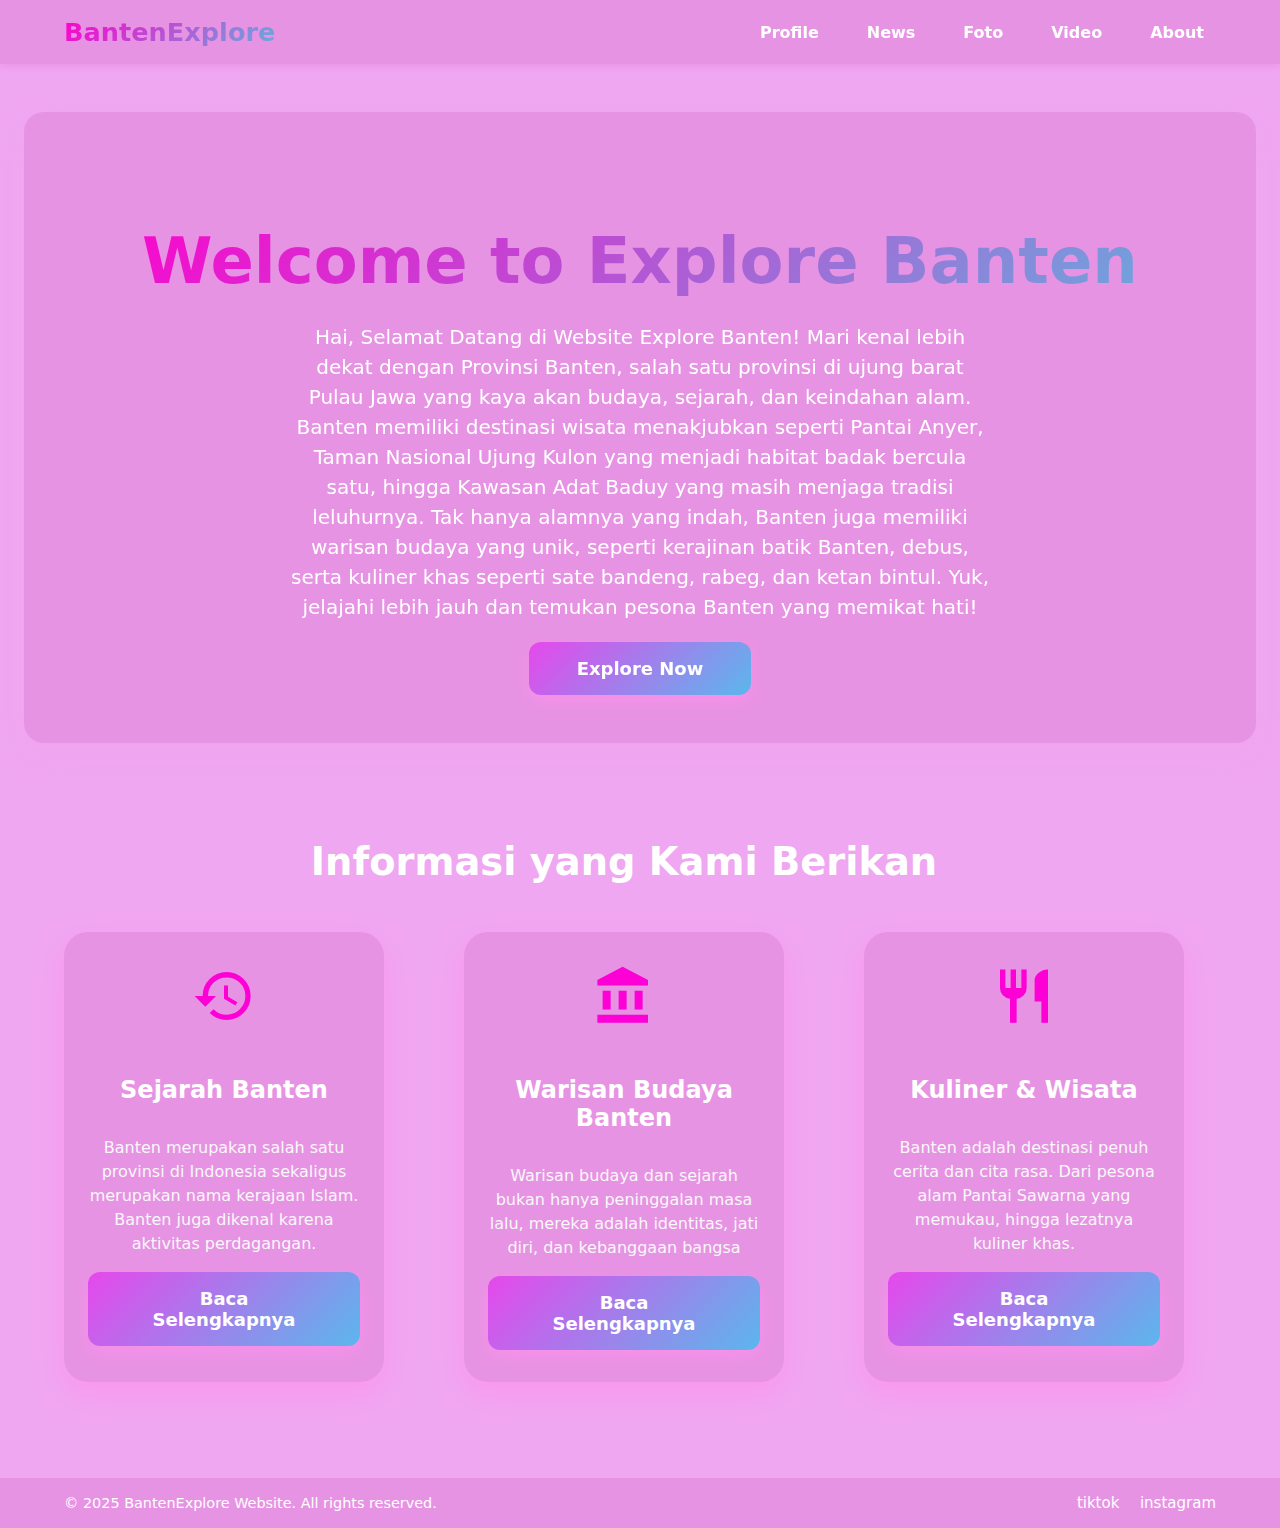
<file: Index.html>
<!DOCTYPE html>
<html>
<head>
<title>BantenExplore</title>
<link href="https://fonts.googleapis.com/icon?family=Material+Icons" rel="stylesheet" />
<link rel="stylesheet" href="Style.css" />
</head>
<body>
       <header role="banner" class="header">
        <div class="container header-container">
        <a href="Style.css" class="brand" aria-label="Ima homepage">BantenExplore</a>
        <nav role="navigation" aria-label="Primary navigation" class="nav">
        <a href="profile.html" class="nav-link" tabindex="0">Profile</a>
        <a href="News.html" class="nav-link" tabindex="0">News</a>
        <a href="Foto.html" class="nav-link" tabindex="0">Foto</a>
        <a href="Video.html" class="nav-link" tabindex="0">Video</a>
        <a href="About.html" class="nav-link" tabindex="0">About</a>
        </nav>
        </div>
        </header>

<main class="main-content">
<section class="hero">
<div class="container hero-content">
<h1>Welcome to Explore Banten</h1>
<p>Hai, Selamat Datang di Website Explore Banten!
Mari kenal lebih dekat dengan Provinsi Banten, salah satu provinsi di ujung barat Pulau Jawa yang kaya akan budaya, sejarah, dan keindahan alam.
Banten memiliki destinasi wisata menakjubkan seperti Pantai Anyer, Taman Nasional Ujung Kulon yang menjadi habitat badak bercula satu, hingga Kawasan Adat Baduy yang masih menjaga tradisi leluhurnya.
Tak hanya alamnya yang indah, Banten juga memiliki warisan budaya yang unik, seperti kerajinan batik Banten, debus, serta kuliner khas seperti sate bandeng, rabeg, dan ketan bintul.
Yuk, jelajahi lebih jauh dan temukan pesona Banten yang memikat hati!
</p>
<a href="#" class="btn-primary" role="button">Explore Now</a>
</div>
</section>

<section class="features container">
  <h2 class="section-title">Informasi yang Kami Berikan</h2>
  <div class="features-grid">

    <article class="feature-card" tabindex="0">
      <span class="material-icons feature-icon" aria-hidden="true">history</span>
      <h3>Sejarah Banten</h3>
      <p>Banten merupakan salah satu provinsi di Indonesia sekaligus merupakan nama kerajaan Islam. Banten juga dikenal karena aktivitas perdagangan.</p>
      <a href="https://id.wikipedia.org/wiki/Sejarah_Banten"a href="#" class="btn-primary" role="button">Baca Selengkapnya</a></a>
    </article>

    <article class="feature-card" tabindex="0">
      <span class="material-icons feature-icon" aria-hidden="true">account_balance</span>
      <h3>Warisan Budaya Banten</h3>
      <p>Warisan budaya dan sejarah bukan hanya peninggalan masa lalu, mereka adalah identitas, jati diri, dan kebanggaan bangsa</p>
      <a href="https://www.kompasiana.com/lyora1380/682236e234777c7654156d32/kisah-orang-banten-menjaga-warisan-leluhur"a href="#" class="btn-primary" role="button">Baca Selengkapnya</a></a>
    </article>

    <article class="feature-card" tabindex="0">
      <span class="material-icons feature-icon" aria-hidden="true">restaurant</span>
      <h3>Kuliner & Wisata</h3>
      <p>Banten adalah destinasi penuh cerita dan cita rasa. Dari pesona alam Pantai Sawarna yang memukau, hingga lezatnya kuliner khas.</p>
      <a href="https://banten.pikiran-rakyat.com/kuliner/pr-3278781250/cisadane-walk-wisata-kuliner-dan-pemandangan-sungai-cisadane-yang-menawan"a href="#" class="btn-primary" role="button">Baca Selengkapnya</a></a>
    </article>


  </div>
</section>

<footer class="footer" role="contentinfo"> 
<div class="container footer-content">
<p>&copy; 2025 BantenExplore Website. All rights reserved.</p>
<nav aria-label="Social media">
<a href="https://www.tiktok.com/@mauraatnizaazka2?_t=ZS-8xk99YzFzgQ&_r=1" class="social-link" aria-label="Visit Ima Tiktok"><span class="material-icons-outlined">tiktok</span></a>
<a href="https://www.instagram.com/mauraatnzaazka?igsh=aWpuOGh4MGowOHps" class="social-link" aria-label="Visit Ima Instagram"><span class="material-icons-outlined">instagram</span></a>
</a>
</nav>
</div>
</footer>
</body>
</html>
</file>
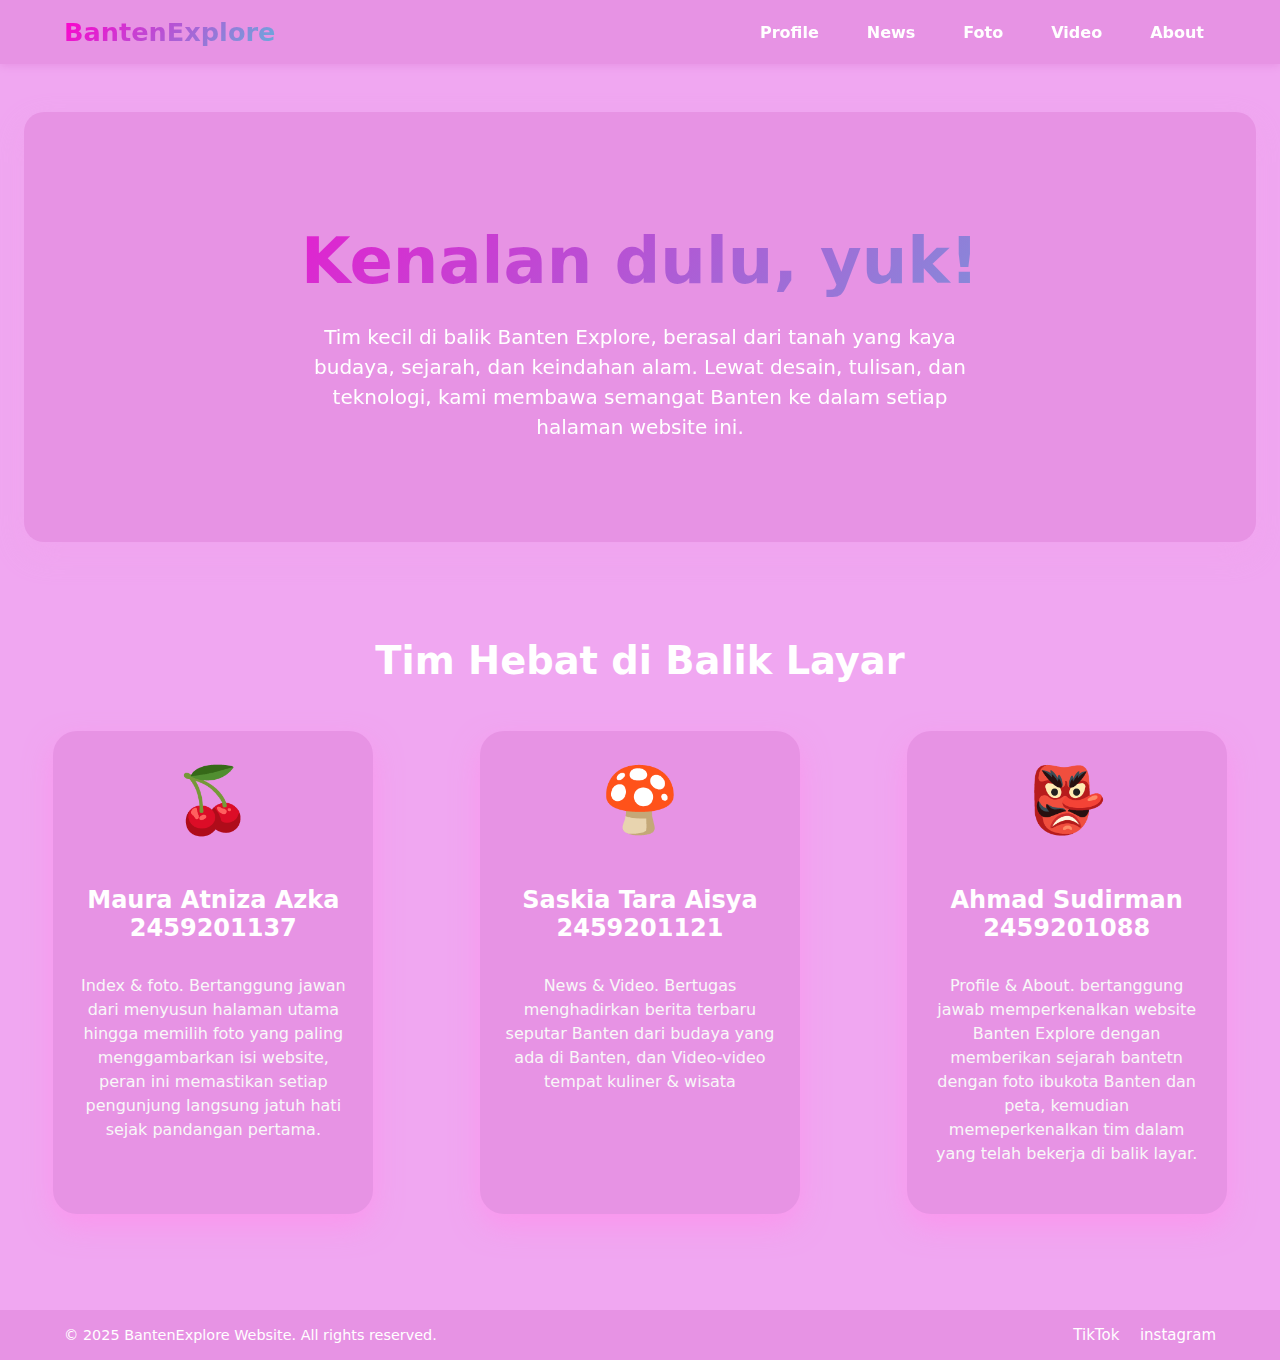
<file: About.html>
<!DOCTYPE html>
<html lang="id">
<head>
  <meta charset="UTF-8">
  <meta name="viewport" content="width=device-width, initial-scale=1.0">
  <title>BantenExplore</title>
  <link href="https://fonts.googleapis.com/icon?family=Material+Icons" rel="stylesheet" />
  <link rel="stylesheet" href="Style.css" />
</head>
<body>

  <!-- Header / Navbar -->
  <header role="banner" class="header">
    <div class="container header-container">
      <a href="Style.css" class="brand" aria-label="Ima homepage">BantenExplore</a>
      <nav role="navigation" aria-label="Primary navigation" class="nav">
        <a href="profile.html" class="nav-link" tabindex="0">Profile</a>
        <a href="News.html" class="nav-link" tabindex="0">News</a>
        <a href="Foto.html" class="nav-link" tabindex="0">Foto</a>
        <a href="Video.html" class="nav-link" tabindex="0">Video</a>
        <a href="About.html" class="nav-link" tabindex="0">About</a>
      </nav>
    </div>
  </header>

  <main class="main-content">
    <section class="hero">
      <div class="hero-content">
        <h1>Kenalan dulu, yuk!</h1>
        <p>Tim kecil di balik Banten Explore, berasal dari tanah yang kaya budaya, sejarah, dan keindahan alam. 
            Lewat desain, tulisan, dan teknologi, kami membawa semangat Banten ke dalam setiap halaman website ini.</p>
      </div>
    </section>

    <section class="features">
      <h2 class="section-title">Tim Hebat di Balik Layar</h2>
      <div class="features-grid">
        
        <div class="feature-card">
          <div class="feature-icon">🍒</div>
          <h3>Maura Atniza Azka
            2459201137
          </h3>
          <p>Index & foto. Bertanggung jawan dari menyusun halaman utama hingga memilih foto yang paling menggambarkan isi website, peran ini memastikan setiap pengunjung langsung jatuh hati sejak pandangan pertama.</p>
        </div>

        <div class="feature-card">
          <div class="feature-icon">🍄</div>
          <h3>Saskia Tara Aisya
            2459201121
          </h3>
          <p>News & Video. Bertugas menghadirkan berita terbaru seputar Banten dari budaya yang ada di Banten, dan Video-video tempat kuliner &  wisata</p>
        </div>

        <div class="feature-card">
          <div class="feature-icon">👺</div>
          <h3>Ahmad Sudirman 
            2459201088
          </h3>
          <p>Profile & About. bertanggung jawab memperkenalkan website Banten Explore dengan memberikan sejarah bantetn dengan foto ibukota Banten dan peta, kemudian memeperkenalkan tim dalam yang telah bekerja di balik layar.</p>
        </div>

      </div>
    </section>
  </main>

  <footer class="footer" role="contentinfo">
    <div class="container footer-content">
      <p>&copy; 2025 BantenExplore Website. All rights reserved.</p>
      <nav aria-label="Social media">
        <a href="https://www.tiktok.com/@mauraatnizaazka2" class="social-link" aria-label="Tiktok Maura">TikTok</a>
        <a href="https://www.instagram.com/mauraatnzaazka?igsh=aWpuOGh4MGowOHps" class="social-link" aria-label="Visit Ima Instagram"><span class="material-icons-outlined">instagram</span></a>
      </nav>
    </div>
  </footer>
</body>
</html>
</file>
<file: Style.css>
/* Reset and base */
*,
*::before,
*::after {
  box-sizing: border-box;
}

body {
  margin: 0;
  font-family: 'Inter', system-ui, sans-serif;
  background: linear-gradient(135deg, #e59fe6 0%,#f0a7f1 0% );
  color: #ffffff;
  min-height: 100vh;
  display: flex;
  flex-direction: column;
}

a {
  color: inherit;
  text-decoration: none;
}

.container {
  max-width: 1200px;
  margin: 0 auto;
  padding: 0 24px;
}

/* Scrollbar */
::-webkit-scrollbar {
  width: 8px;
}

::-webkit-scrollbar-track {
  background-color: #e793e4;
}

::-webkit-scrollbar-thumb {
  background-color: #ff00d9;
  border-radius: 4px;
}

/* Header */
.header {
  position: sticky;
  top: 0;
  height: 64px;
  backdrop-filter: blur(16px);
  background:  #e793e4;
  box-shadow: 0 2px 8px #e793e4;
  display: flex;
  align-items: center;
  z-index: 1000;
}

.header-container {
  display: flex;
  justify-content: space-between;
  align-items: center;
  width: 100%;
}

.brand {
  font-weight: 900;
  font-size: clamp(1.5rem, 2vw, 2rem);
  background: linear-gradient(135deg, #ff00cc 0%, #68acdd 100%);
  -webkit-background-clip: text;
  -webkit-text-fill-color: transparent;
  user-select: none;
}

.nav {
  display: flex;
  gap: 24px;
}

.nav-link {
  font-weight: 600;
  font-size: 1rem;
  padding: 8px 12px;
  border-radius: 8px;
  color: #ffffff;
  transition: background 0.3s ease;
}

.nav-link:hover,
.nav-link:focus-visible {
  background: #fffdff;
}

/* Main content */
.main-content {
  flex: 1;
  display: flex;
  flex-direction: column;
  padding-top: 48px;
}

.hero {
  background:  #e793e4;
  backdrop-filter: blur(10px);
  border-radius: 20px;
  margin: 0 24px 64px;
  padding: 64px 32px;
  text-align: center;
  box-shadow: 0 12px 30px rgba(243, 159, 234, 0.3);
}

.hero-content h1 {
  font-size: clamp(2.5rem, 5vw, 4rem);
  font-weight: 900;
  margin-bottom: 24px;
  background: linear-gradient(135deg, #ff00cc 0%, #68acdd 100%);
  -webkit-background-clip: text;
  -webkit-text-fill-color: transparent;
  user-select: none;
}

.hero-content p {
  font-size: clamp(1.1rem, 2vw, 1.25rem);
  margin-bottom: 36px;
  color: #ffffff;
  max-width: 700px;
  margin-left: auto;
  margin-right: auto;
  line-height: 1.5;
}

.btn-primary {
  padding: 16px 48px;
  border-radius: 12px;
  font-weight: 700;
  border: none;
  cursor: pointer;
  font-size: clamp(1rem, 2vw, 1.125rem);
  color: #ffffff;
  background: linear-gradient(135deg, #e648eb 0%, #5bb7ec 100%);
  box-shadow: 0 6px 15px  rgba(255, 144, 237, 0.7);
  transition: background 0.3s ease, box-shadow 0.3s ease, transform 0.2s ease;
}

.btn-primary:hover,
.btn-primary:focus-visible {
  background: linear-(135deg, #e648eb 0%, #fcfcfc 100%);
  box-shadow: 0 9px 25px rgba(255, 1, 191, 0.9);
  outline: none;
  transform: translateY(-3px);
}

/* Features section */
.features {
  margin: 0 24px 96px;
  text-align: center;
}

.section-title {
  font-size: clamp(1.75rem, 3vw, 2.5rem);
  font-weight: 900;
  margin-bottom: 48px;
  user-select: none;
  color: #ffffff;
}

.features-grid {
  display: grid;
  grid-template-columns: repeat(auto-fit, minmax(280px, 1fr));
  gap: 48px;
  justify-items: center;
}

.feature-card {
  background:  #e793e4;
  border-radius: 24px;
  padding: 32px 24px;
  box-shadow: 0 12px 28px rgba(255, 144, 237, 0.7);
  max-width: 320px;
  transition: box-shadow 0.3s ease, transform 0.25s ease;
  cursor: default;
  display: flex;
  flex-direction: column;
  align-items: center;
}

.feature-card:hover,
.feature-card:focus-visible {
  box-shadow: 0 20px 50px rgba(255, 3, 221, 0.7);
  outline: none;
  transform: translateY(-6px);
}

.feature-icon {
  font-size: 64px;
  color: #fc00d6;
  margin-bottom: 24px;
  user-select: none;
}

.feature-card h3 {
  font-size: 1.5rem;
  font-weight: 700;
  margin-bottom: 16px;
  color: #ffffff;
  user-select: none;
}

.feature-card p {
  font-size: 1rem;
  color: #f8f8f8;
  line-height: 1.5;
}

/* Footer */
.footer {
  background:  #e793e4;
  backdrop-filter: blur(16px);
  padding: 16px 24px;
  color: #ffffff;
  font-size: 0.9rem;
  display: flex;
  justify-content: center;
  align-items: center;
  user-select: none;
}

.footer-content {
  display: flex;
  justify-content: space-between;
  align-items: center;
  flex-wrap: wrap;
  width: 100%;
  max-width: 1200px;
  margin: 0 auto;
  gap: 24px;
}

.footer p {
  margin: 0;
}

.social-link {
  color: #ffffff;
  font-size: 15px;
  margin-left: 16px;
  transition: color 0.3s ease;
}

.social-link:hover,
.social-link:focus-visible {
  color: #ec63f1;
  outline: none;
}

h1 {
  font-size: clamp(4rem, 5vw, 3rem);
  font-weight: 900;
  text-align: center;
  margin-top: 48px;
  background: linear-gradient(135deg, #ff00cc 0%, #68acdd 100%);
  -webkit-background-clip: text;
  -webkit-text-fill-color: transparent;
  background-clip: text;
  color: transparent;
}

.description {
  text-align: center;
  margin-top: 12px;
  font-size: 1.1rem;
  color: #ffffff;
}


/* Gallery Grid */
.gallery-grid {
  display: grid;
  grid-template-columns: repeat(auto-fit, minmax(280px, 1fr));
  gap: 32px;
  padding: 48px 24px;
}

/* Card */
.card {
  background-color: #ffffff;
  color: #1f2937;
  border-radius: 20px;
  overflow: hidden;
  box-shadow: 0 8px 24px rgba(255, 144, 237, 0.4);
  transition: transform 0.3s ease, box-shadow 0.3s ease;
  display: flex;
  flex-direction: column;
}

.card:hover {
  transform: translateY(-5px);
  box-shadow: 0 12px 36px rgba(255, 3, 221, 0.5);
}

.card img {
  width: 100%;
  height: 200px;
  object-fit: cover;
}

/* Card Body */
.card-body {
  padding: 16px 20px;
}

.card-title {
  font-size: 1.3rem;
  font-weight: 700;
  margin-bottom: 8px;
  display: flex;
  justify-content: space-between;
  align-items: center;
  color: #e648eb;
}

.card-title a {
  font-size: 0.9rem;
  font-weight: 600;
  color: #68acdd;
  text-decoration: underline;
}

.card-title a:hover {
  color: #ff00cc;
}

.card-desc {
  font-size: 1rem;
  line-height: 1.5;
  color: #4b5563;
}



/* Video Section */
.video-section {
  padding: 48px 24px;
  background: #f8d0f3;
  border-radius: 24px;
  margin: 0 24px 96px;
  box-shadow: 0 12px 28px rgba(255, 144, 237, 0.4);
}

.video-section h2 {
  font-size: clamp(1.75rem, 3vw, 2.5rem);
  font-weight: 900;
  text-align: center;
  color: #ffffff;
  margin-bottom: 36px;
  background: linear-gradient(135deg, #ff00cc 0%, #68acdd 100%);
  -webkit-background-clip: text;
  -webkit-text-fill-color: transparent;
}

.video-wrapper {
  position: relative;
  padding-bottom: 56.25%; /* 16:9 Aspect Ratio */
  height: 0;
  overflow: hidden;
  border-radius: 16px;
  box-shadow: 0 8px 20px rgba(255, 3, 221, 0.4);
}

.video-wrapper iframe {
  position: absolute;
  top: 0;
  left: 0;
  width: 100%;
  height: 100%;
  border: none;
  border-radius: 16px;
}
</file>
